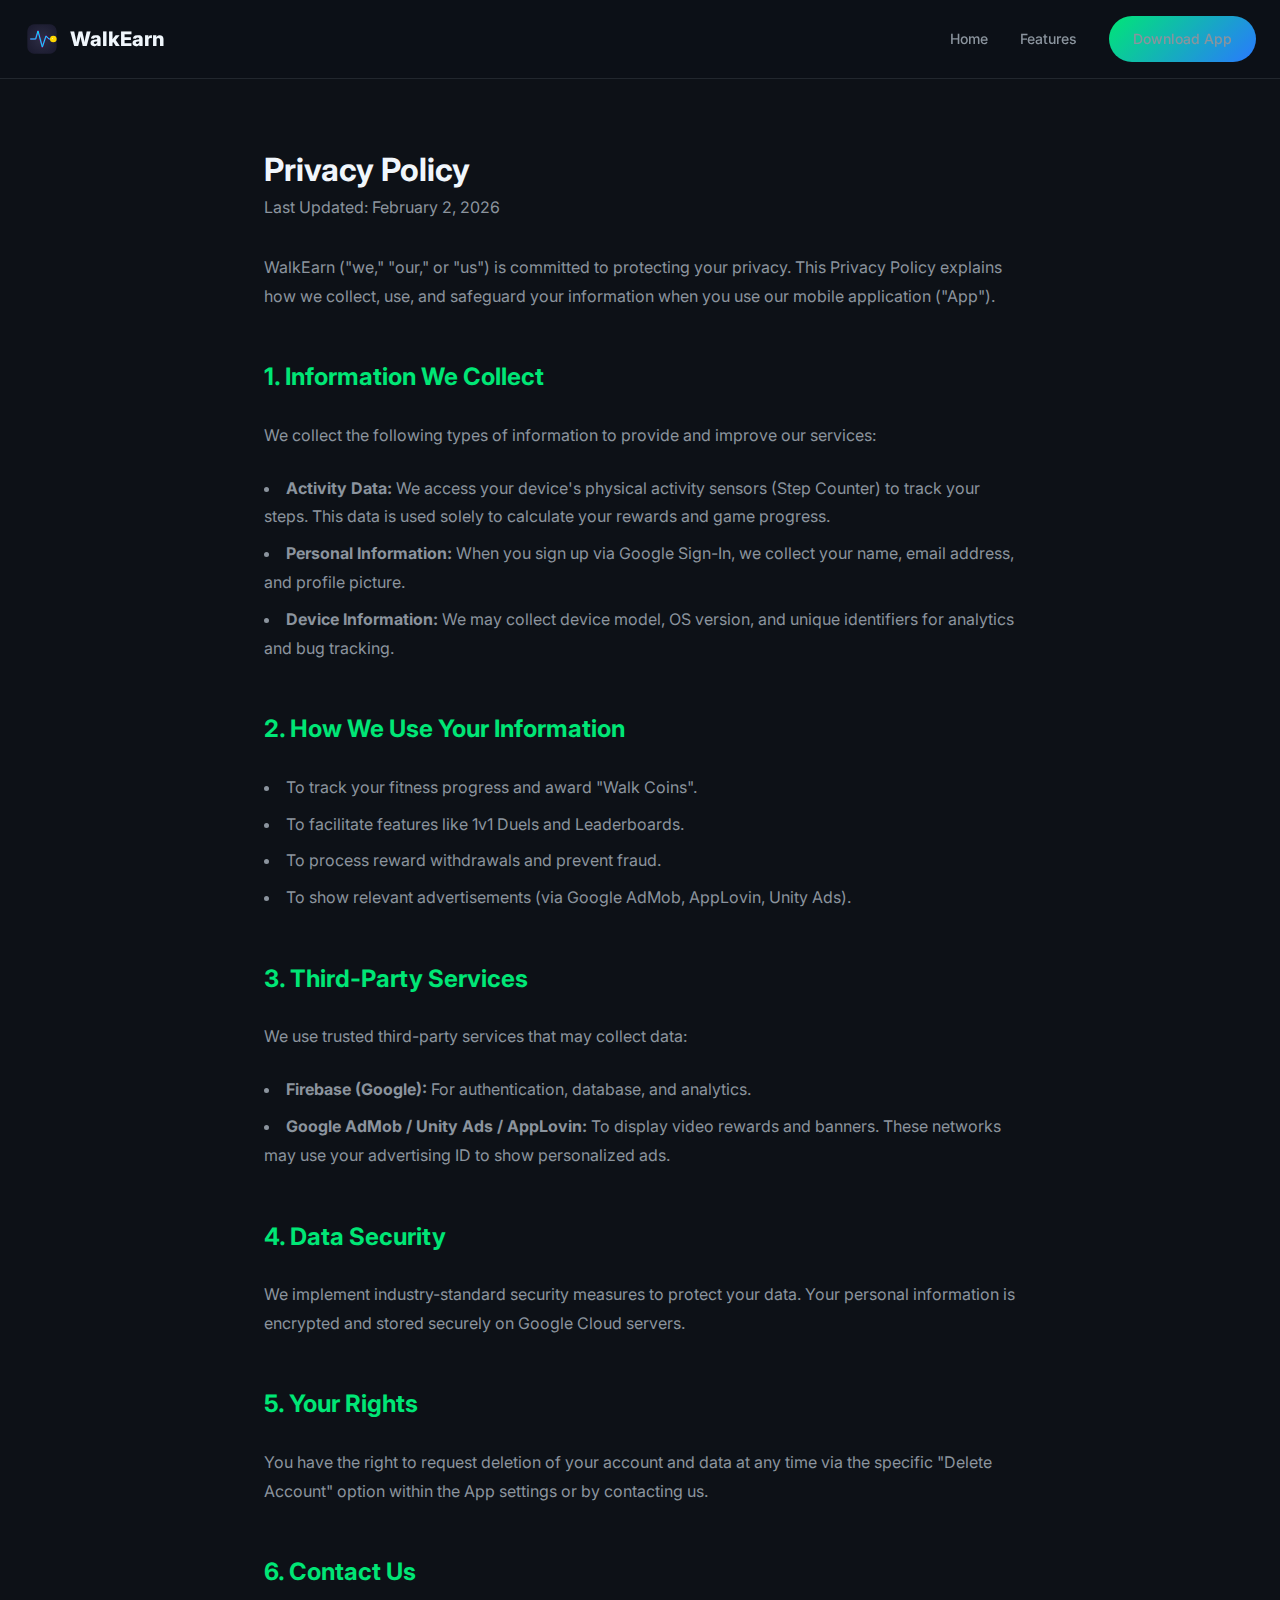
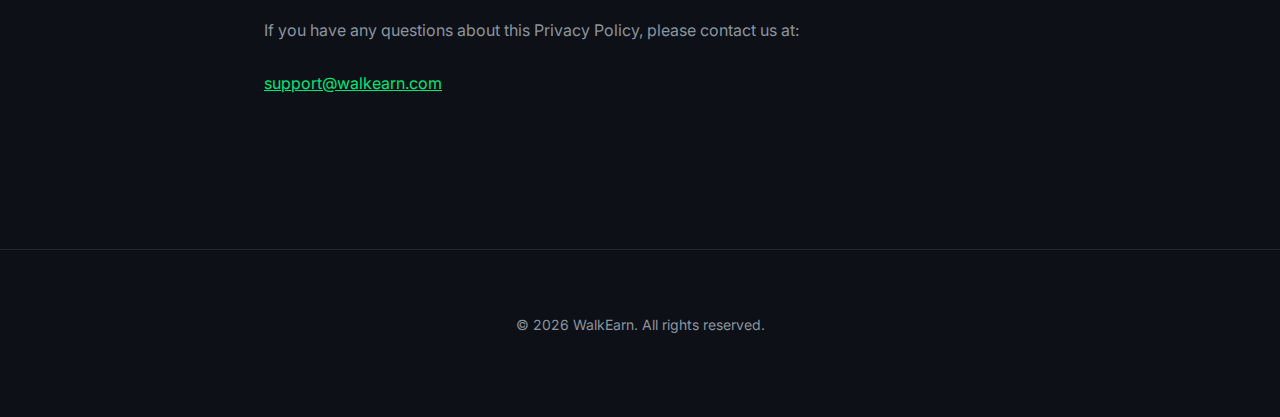
<file: privacy.html>
<!DOCTYPE html>
<html lang="en">

<head>
    <meta charset="UTF-8">
    <meta name="viewport" content="width=device-width, initial-scale=1.0">
    <title>Privacy Policy - WalkEarn</title>
    <link rel="stylesheet" href="style.css">
    <link href="https://fonts.googleapis.com/css2?family=Inter:wght@400;600;800&display=swap" rel="stylesheet">
</head>

<body>

    <!-- Navigation -->
    <header>
        <nav>
            <a href="index.html" class="logo">
                <img src="logo.svg" alt="WalkEarn Logo" class="logo-img">
                WalkEarn
            </a>
            <div class="nav-links">
                <a href="index.html">Home</a>
                <a href="index.html#features">Features</a>
                <a href="#" class="cta-button">Download App</a>
            </div>
        </nav>
    </header>

    <!-- Content -->
    <div class="policy-container">
        <h1>Privacy Policy</h1>
        <p style="color: var(--text-secondary); margin-bottom: 2rem;">Last Updated: February 2, 2026</p>

        <div class="policy-content">
            <p>WalkEarn ("we," "our," or "us") is committed to protecting your privacy. This Privacy Policy explains how
                we collect, use, and safeguard your information when you use our mobile application ("App").</p>

            <h2>1. Information We Collect</h2>
            <p>We collect the following types of information to provide and improve our services:</p>
            <ul>
                <li><strong>Activity Data:</strong> We access your device's physical activity sensors (Step Counter) to
                    track your steps. This data is used solely to calculate your rewards and game progress.</li>
                <li><strong>Personal Information:</strong> When you sign up via Google Sign-In, we collect your name,
                    email address, and profile picture.</li>
                <li><strong>Device Information:</strong> We may collect device model, OS version, and unique identifiers
                    for analytics and bug tracking.</li>
            </ul>

            <h2>2. How We Use Your Information</h2>
            <ul>
                <li>To track your fitness progress and award "Walk Coins".</li>
                <li>To facilitate features like 1v1 Duels and Leaderboards.</li>
                <li>To process reward withdrawals and prevent fraud.</li>
                <li>To show relevant advertisements (via Google AdMob, AppLovin, Unity Ads).</li>
            </ul>

            <h2>3. Third-Party Services</h2>
            <p>We use trusted third-party services that may collect data:</p>
            <ul>
                <li><strong>Firebase (Google):</strong> For authentication, database, and analytics.</li>
                <li><strong>Google AdMob / Unity Ads / AppLovin:</strong> To display video rewards and banners. These
                    networks may use your advertising ID to show personalized ads.</li>
            </ul>

            <h2>4. Data Security</h2>
            <p>We implement industry-standard security measures to protect your data. Your personal information is
                encrypted and stored securely on Google Cloud servers.</p>

            <h2>5. Your Rights</h2>
            <p>You have the right to request deletion of your account and data at any time via the specific "Delete
                Account" option within the App settings or by contacting us.</p>

            <h2>6. Contact Us</h2>
            <p>If you have any questions about this Privacy Policy, please contact us at:</p>
            <p><a href="mailto:support@walkearn.com" style="color: var(--accent-primary);">support@walkearn.com</a></p>
        </div>
    </div>

    <!-- Footer -->
    <footer>
        <p>&copy; 2026 WalkEarn. All rights reserved.</p>
    </footer>

</body>

</html>
</file>
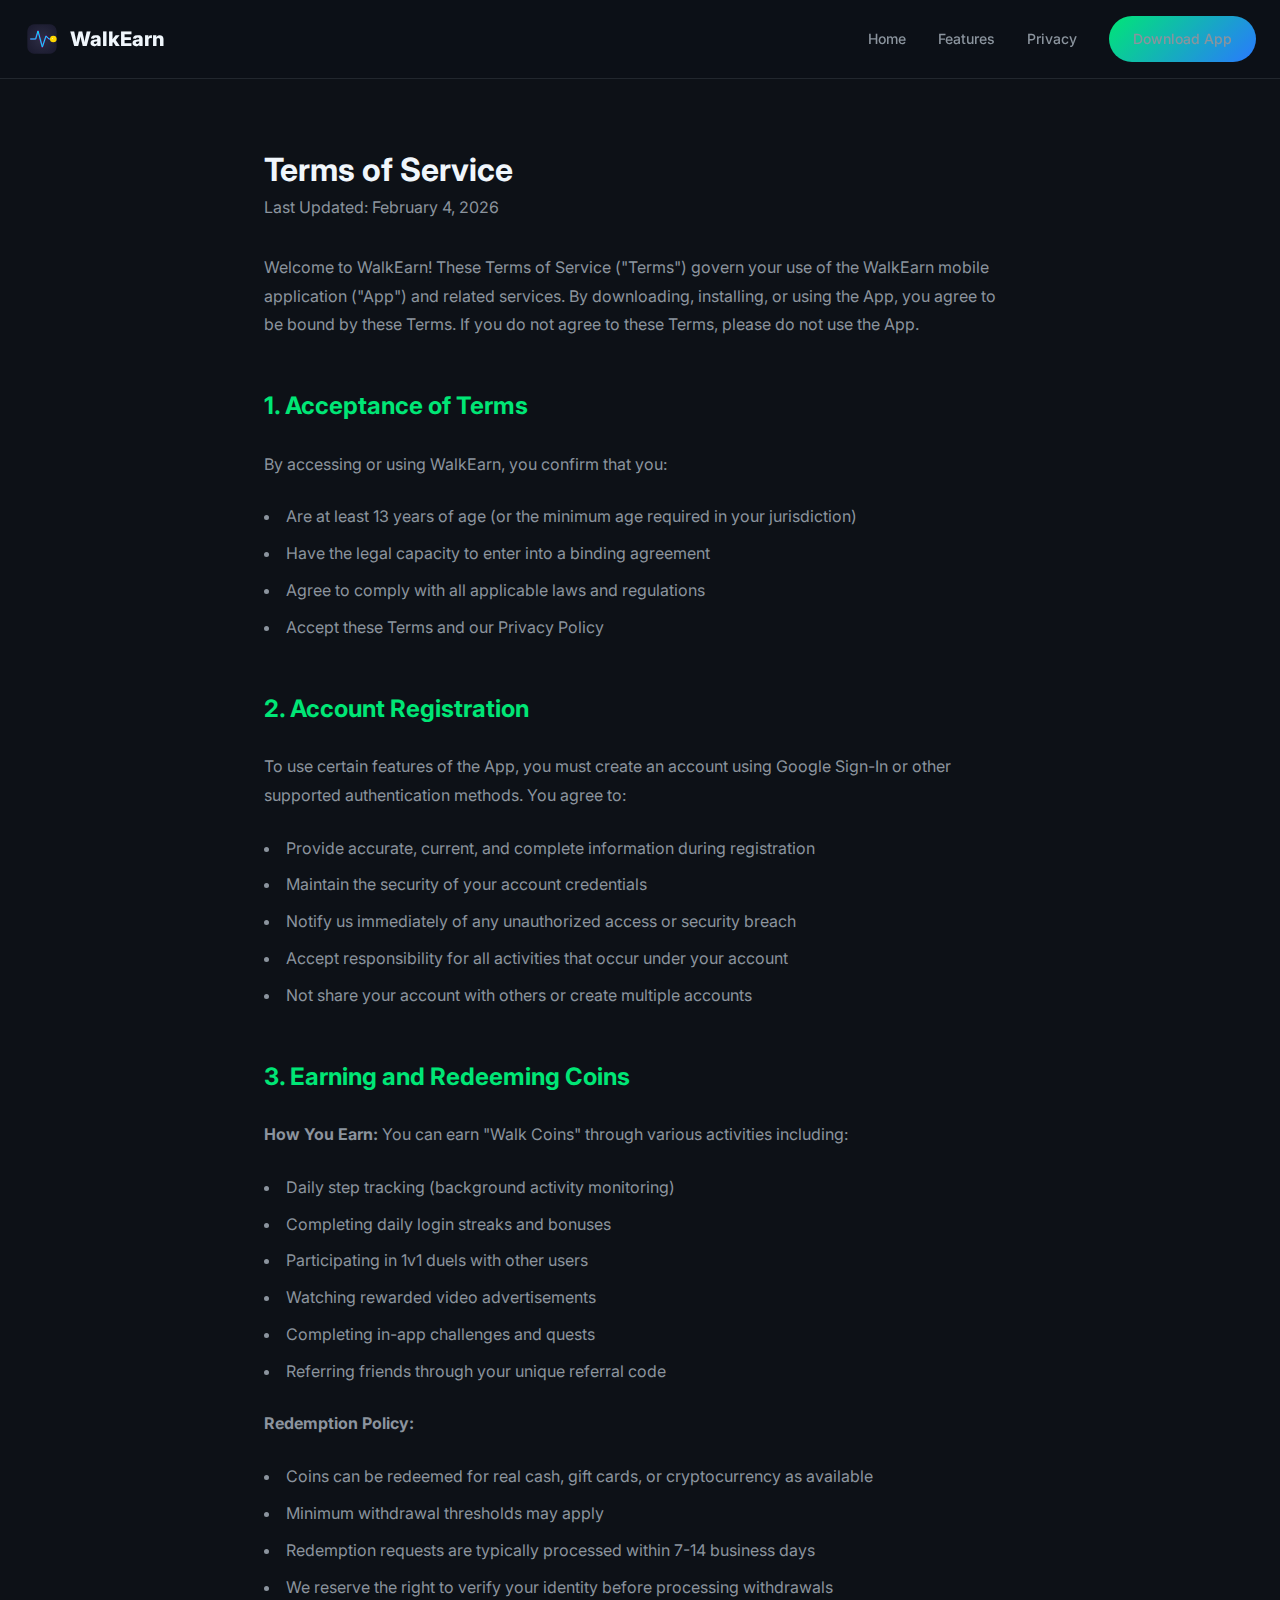
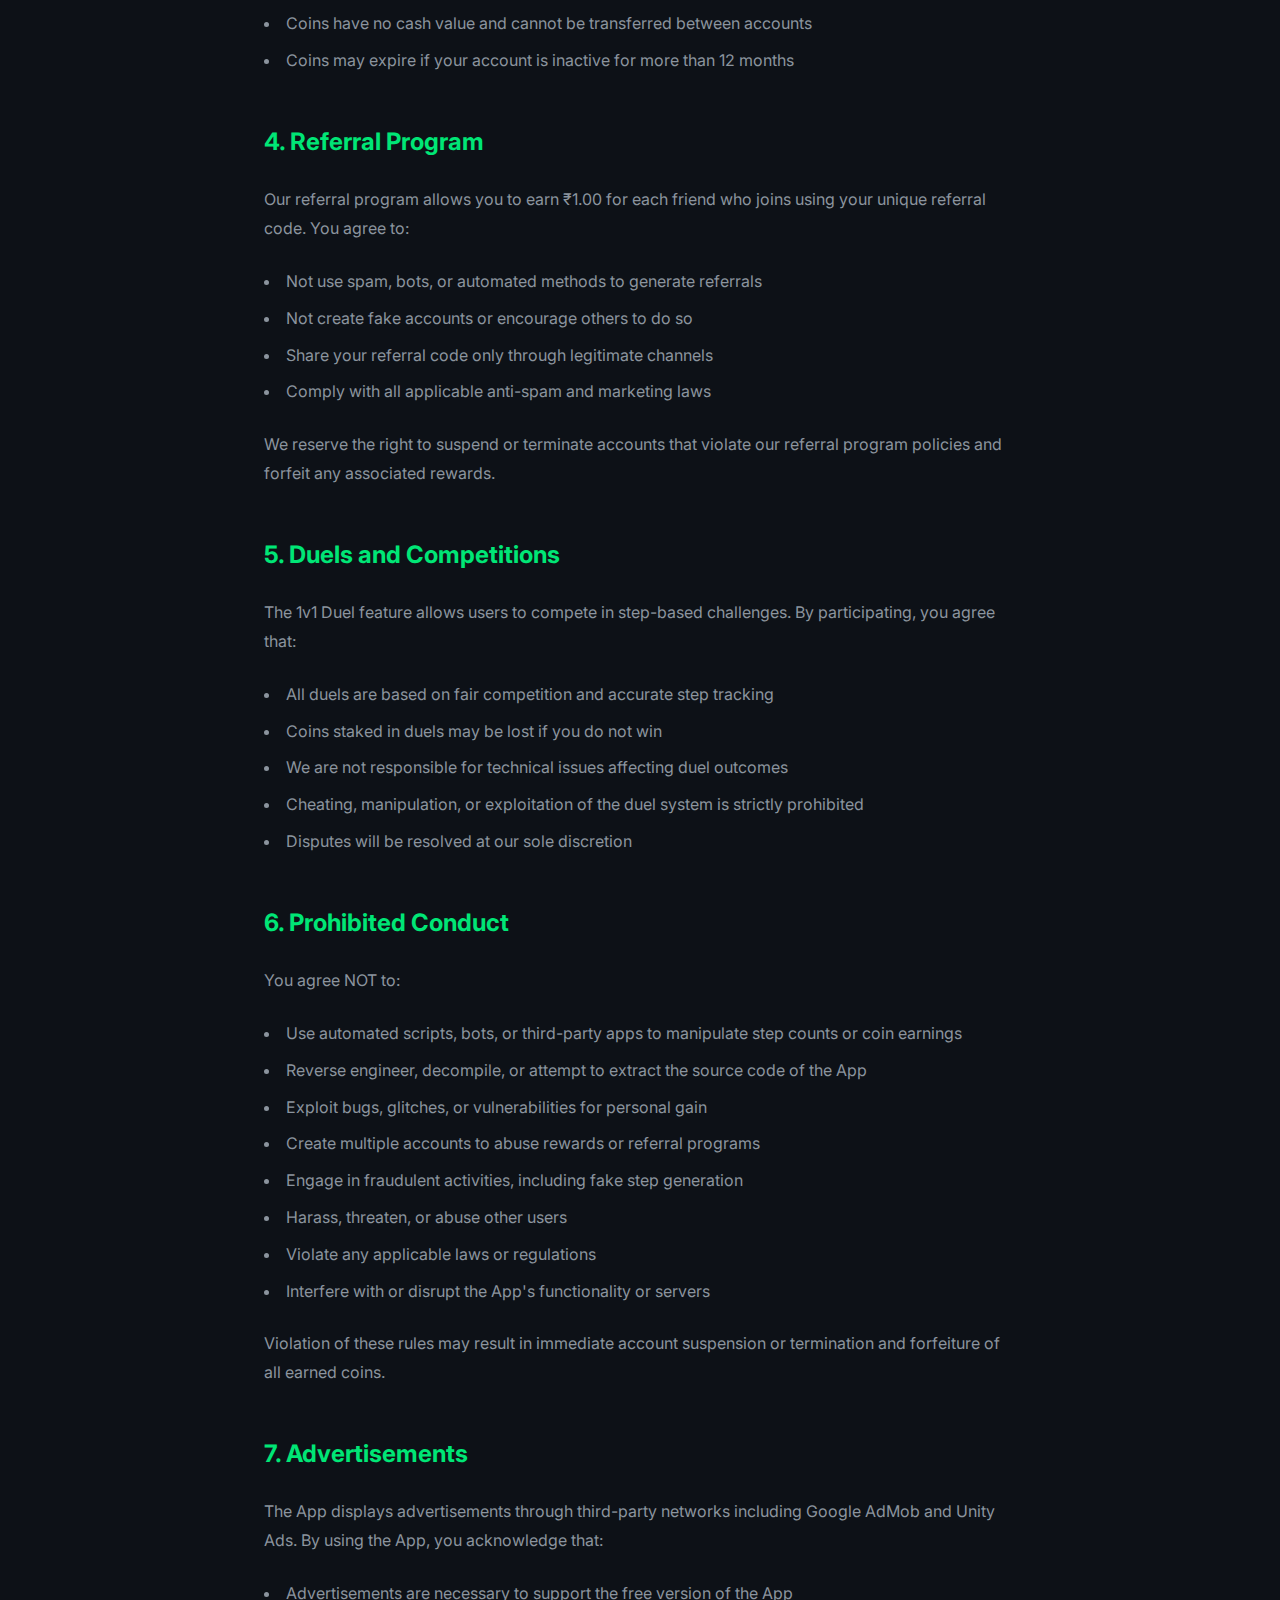
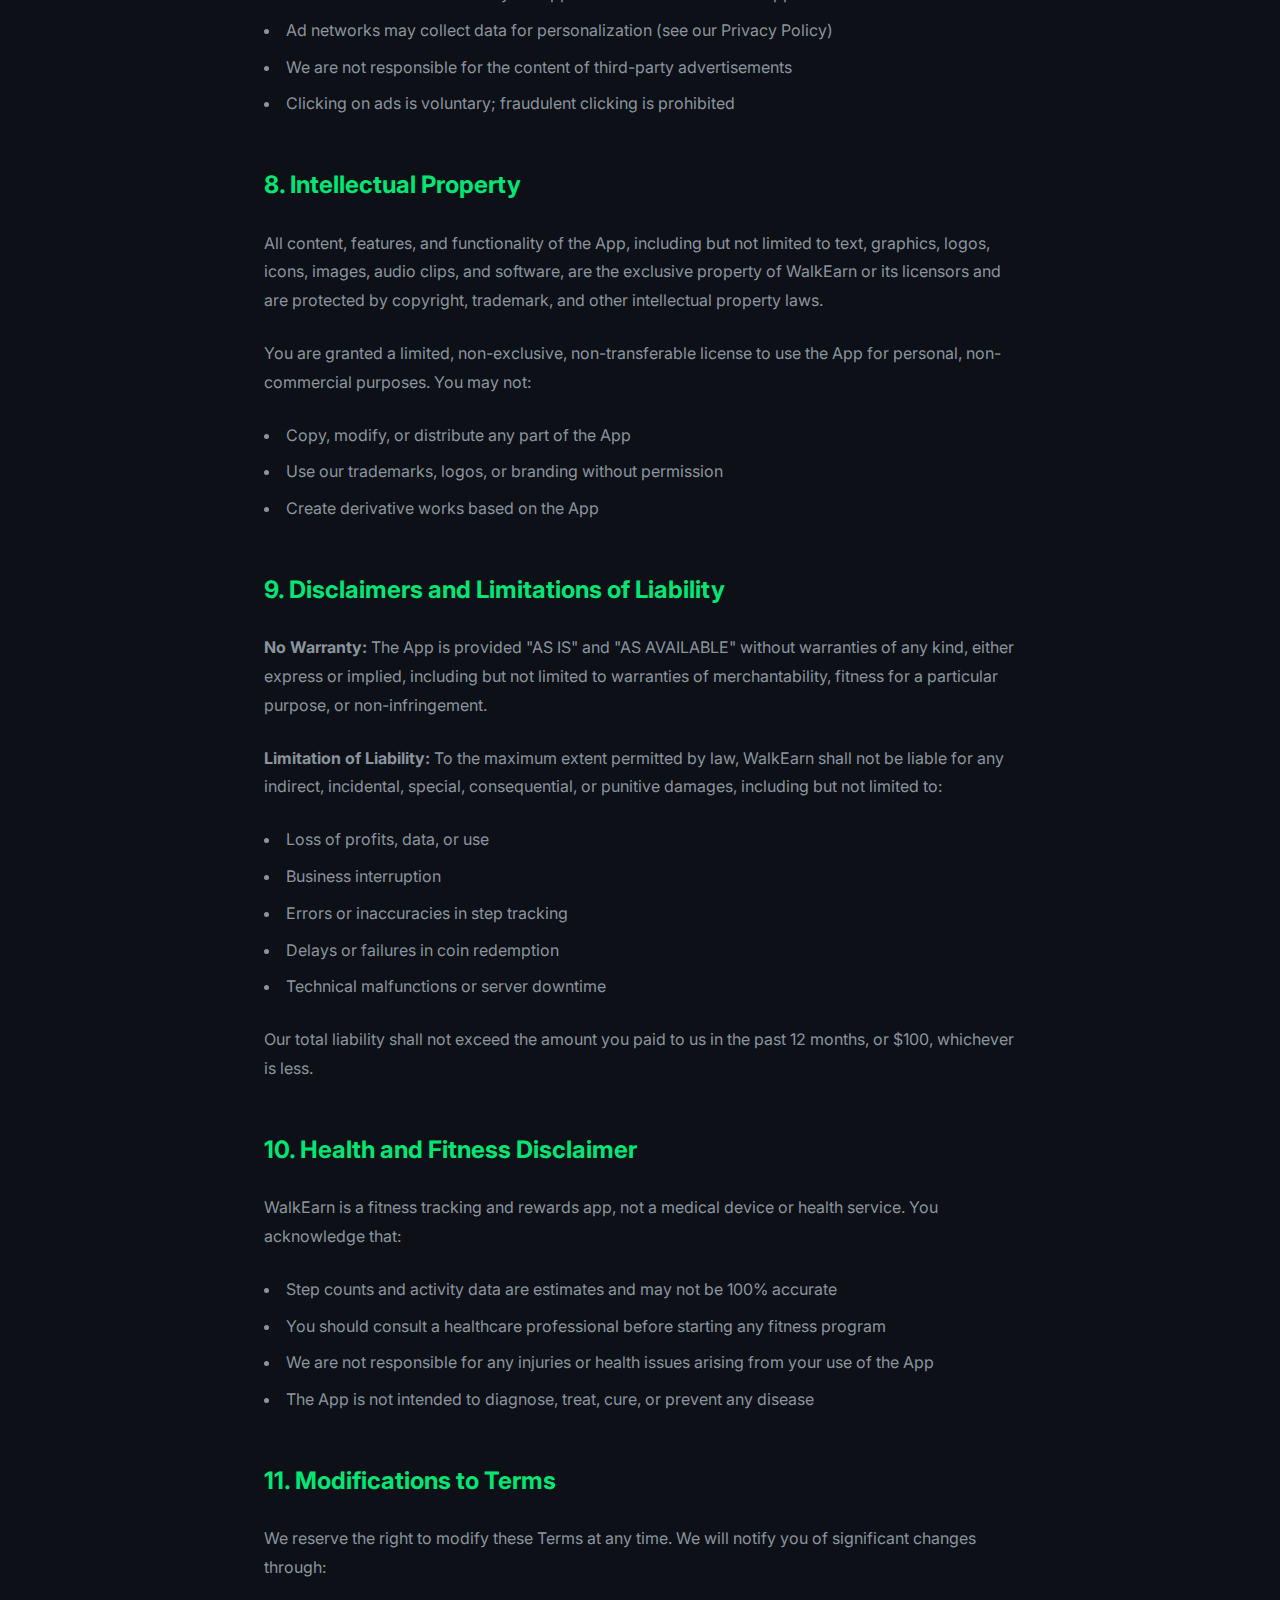
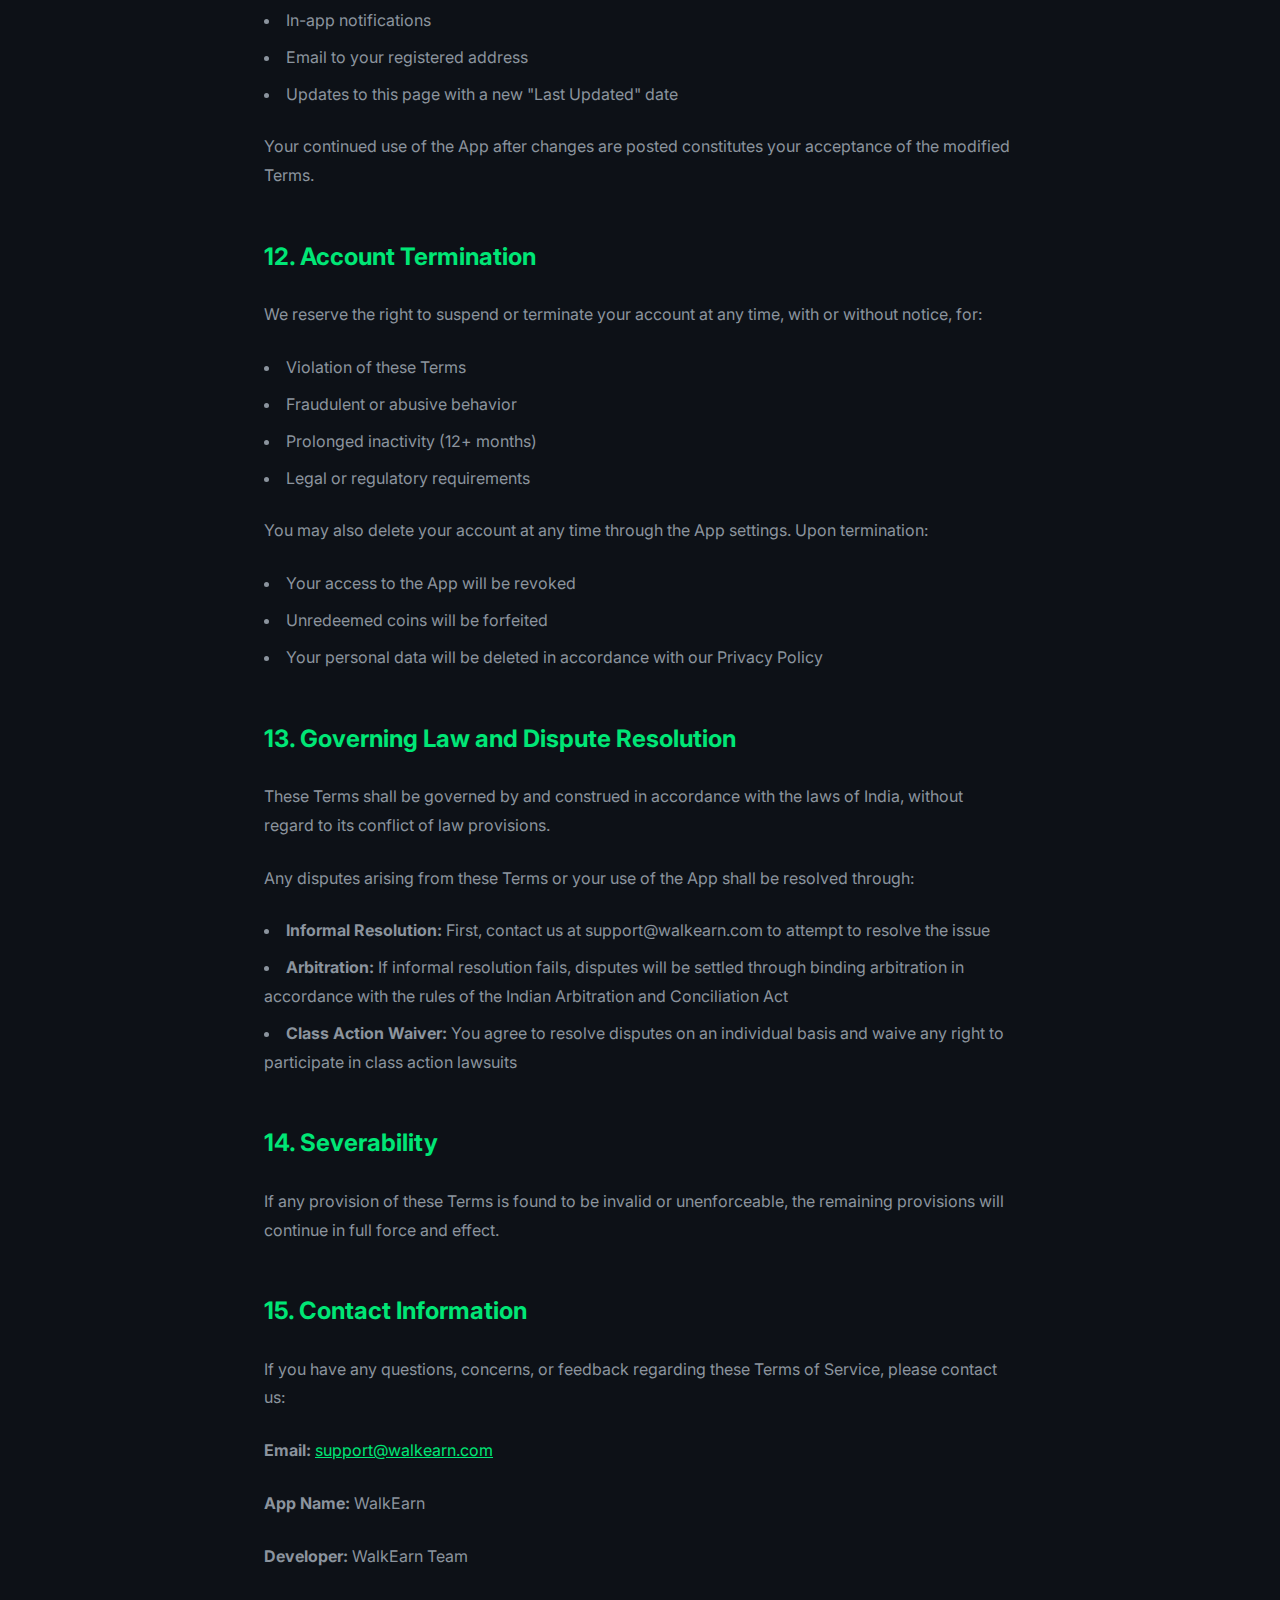
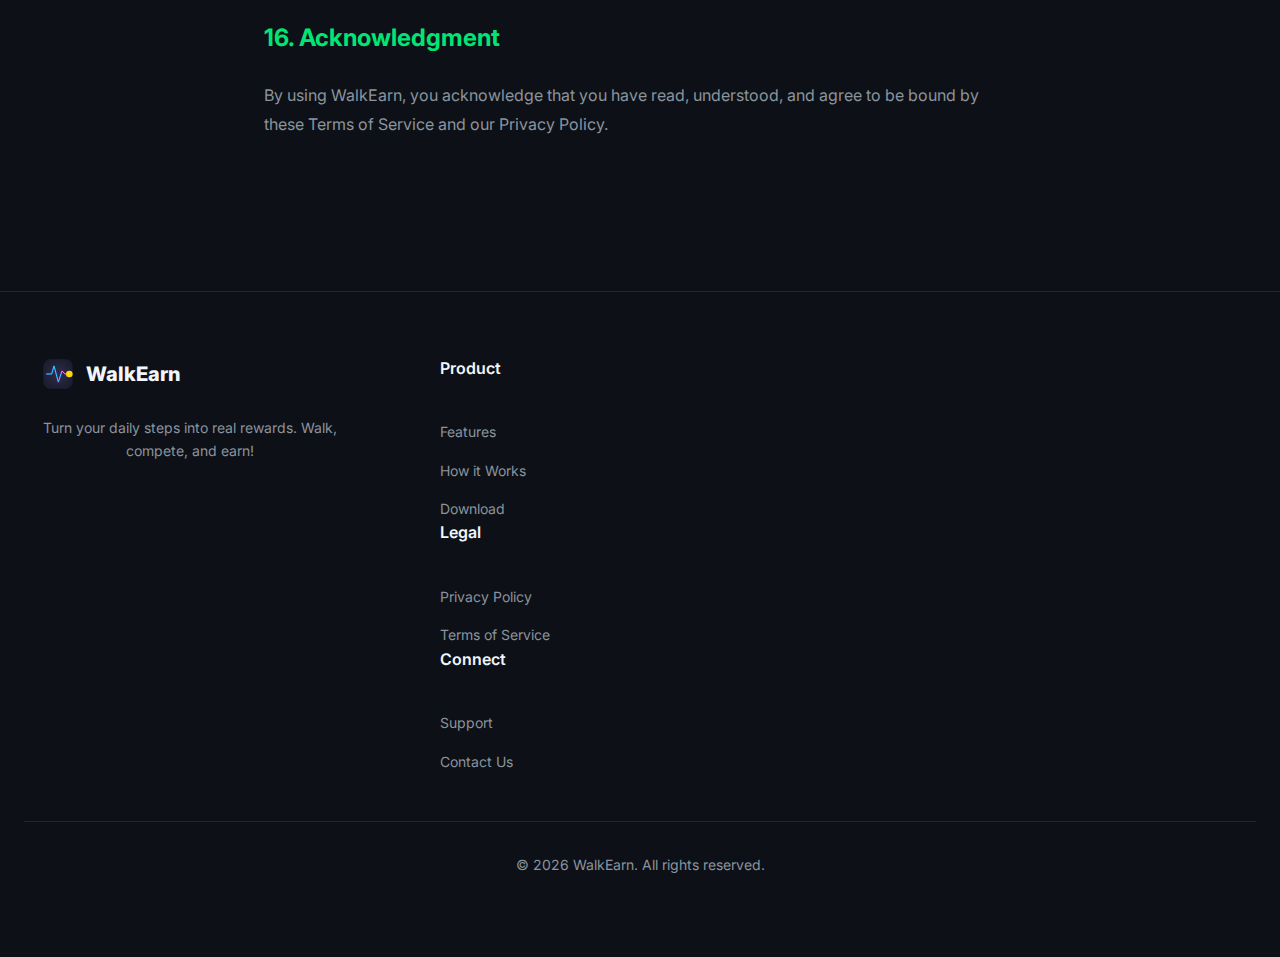
<file: terms.html>
<!DOCTYPE html>
<html lang="en">

<head>
    <meta charset="UTF-8">
    <meta name="viewport" content="width=device-width, initial-scale=1.0">
    <meta name="description"
        content="Terms of Service for WalkEarn - Read our terms and conditions for using the WalkEarn fitness rewards app.">
    <title>Terms of Service - WalkEarn</title>
    <link rel="stylesheet" href="style.css">
    <link href="https://fonts.googleapis.com/css2?family=Inter:wght@400;600;800&display=swap" rel="stylesheet">
    <link rel="icon" href="logo.svg" type="image/svg+xml">
</head>

<body>

    <!-- Navigation -->
    <header>
        <nav>
            <a href="index.html" class="logo">
                <img src="logo.svg" alt="WalkEarn Logo" class="logo-img">
                <span>WalkEarn</span>
            </a>
            <div class="nav-links">
                <a href="index.html">Home</a>
                <a href="index.html#features">Features</a>
                <a href="privacy.html">Privacy</a>
                <a href="#" class="cta-button">Download App</a>
            </div>
        </nav>
    </header>

    <!-- Content -->
    <div class="policy-container">
        <h1>Terms of Service</h1>
        <p style="color: var(--text-secondary); margin-bottom: 2rem;">Last Updated: February 4, 2026</p>

        <div class="policy-content">
            <p>Welcome to WalkEarn! These Terms of Service ("Terms") govern your use of the WalkEarn mobile application
                ("App") and related services. By downloading, installing, or using the App, you agree to be bound by
                these Terms. If you do not agree to these Terms, please do not use the App.</p>

            <h2>1. Acceptance of Terms</h2>
            <p>By accessing or using WalkEarn, you confirm that you:</p>
            <ul>
                <li>Are at least 13 years of age (or the minimum age required in your jurisdiction)</li>
                <li>Have the legal capacity to enter into a binding agreement</li>
                <li>Agree to comply with all applicable laws and regulations</li>
                <li>Accept these Terms and our Privacy Policy</li>
            </ul>

            <h2>2. Account Registration</h2>
            <p>To use certain features of the App, you must create an account using Google Sign-In or other supported
                authentication methods. You agree to:</p>
            <ul>
                <li>Provide accurate, current, and complete information during registration</li>
                <li>Maintain the security of your account credentials</li>
                <li>Notify us immediately of any unauthorized access or security breach</li>
                <li>Accept responsibility for all activities that occur under your account</li>
                <li>Not share your account with others or create multiple accounts</li>
            </ul>

            <h2>3. Earning and Redeeming Coins</h2>
            <p><strong>How You Earn:</strong> You can earn "Walk Coins" through various activities including:</p>
            <ul>
                <li>Daily step tracking (background activity monitoring)</li>
                <li>Completing daily login streaks and bonuses</li>
                <li>Participating in 1v1 duels with other users</li>
                <li>Watching rewarded video advertisements</li>
                <li>Completing in-app challenges and quests</li>
                <li>Referring friends through your unique referral code</li>
            </ul>

            <p><strong>Redemption Policy:</strong></p>
            <ul>
                <li>Coins can be redeemed for real cash, gift cards, or cryptocurrency as available</li>
                <li>Minimum withdrawal thresholds may apply</li>
                <li>Redemption requests are typically processed within 7-14 business days</li>
                <li>We reserve the right to verify your identity before processing withdrawals</li>
                <li>Coins have no cash value and cannot be transferred between accounts</li>
                <li>Coins may expire if your account is inactive for more than 12 months</li>
            </ul>

            <h2>4. Referral Program</h2>
            <p>Our referral program allows you to earn ₹1.00 for each friend who joins using your unique referral code.
                You agree to:</p>
            <ul>
                <li>Not use spam, bots, or automated methods to generate referrals</li>
                <li>Not create fake accounts or encourage others to do so</li>
                <li>Share your referral code only through legitimate channels</li>
                <li>Comply with all applicable anti-spam and marketing laws</li>
            </ul>
            <p>We reserve the right to suspend or terminate accounts that violate our referral program policies and
                forfeit any associated rewards.</p>

            <h2>5. Duels and Competitions</h2>
            <p>The 1v1 Duel feature allows users to compete in step-based challenges. By participating, you agree that:
            </p>
            <ul>
                <li>All duels are based on fair competition and accurate step tracking</li>
                <li>Coins staked in duels may be lost if you do not win</li>
                <li>We are not responsible for technical issues affecting duel outcomes</li>
                <li>Cheating, manipulation, or exploitation of the duel system is strictly prohibited</li>
                <li>Disputes will be resolved at our sole discretion</li>
            </ul>

            <h2>6. Prohibited Conduct</h2>
            <p>You agree NOT to:</p>
            <ul>
                <li>Use automated scripts, bots, or third-party apps to manipulate step counts or coin earnings</li>
                <li>Reverse engineer, decompile, or attempt to extract the source code of the App</li>
                <li>Exploit bugs, glitches, or vulnerabilities for personal gain</li>
                <li>Create multiple accounts to abuse rewards or referral programs</li>
                <li>Engage in fraudulent activities, including fake step generation</li>
                <li>Harass, threaten, or abuse other users</li>
                <li>Violate any applicable laws or regulations</li>
                <li>Interfere with or disrupt the App's functionality or servers</li>
            </ul>
            <p>Violation of these rules may result in immediate account suspension or termination and forfeiture of all
                earned coins.</p>

            <h2>7. Advertisements</h2>
            <p>The App displays advertisements through third-party networks including Google AdMob and Unity Ads. By
                using the App, you acknowledge that:</p>
            <ul>
                <li>Advertisements are necessary to support the free version of the App</li>
                <li>Ad networks may collect data for personalization (see our Privacy Policy)</li>
                <li>We are not responsible for the content of third-party advertisements</li>
                <li>Clicking on ads is voluntary; fraudulent clicking is prohibited</li>
            </ul>

            <h2>8. Intellectual Property</h2>
            <p>All content, features, and functionality of the App, including but not limited to text, graphics, logos,
                icons, images, audio clips, and software, are the exclusive property of WalkEarn or its licensors and
                are protected by copyright, trademark, and other intellectual property laws.</p>
            <p>You are granted a limited, non-exclusive, non-transferable license to use the App for personal,
                non-commercial purposes. You may not:</p>
            <ul>
                <li>Copy, modify, or distribute any part of the App</li>
                <li>Use our trademarks, logos, or branding without permission</li>
                <li>Create derivative works based on the App</li>
            </ul>

            <h2>9. Disclaimers and Limitations of Liability</h2>
            <p><strong>No Warranty:</strong> The App is provided "AS IS" and "AS AVAILABLE" without warranties of any
                kind, either express or implied, including but not limited to warranties of merchantability, fitness for
                a particular purpose, or non-infringement.</p>
            <p><strong>Limitation of Liability:</strong> To the maximum extent permitted by law, WalkEarn shall not be
                liable for any indirect, incidental, special, consequential, or punitive damages, including but not
                limited to:</p>
            <ul>
                <li>Loss of profits, data, or use</li>
                <li>Business interruption</li>
                <li>Errors or inaccuracies in step tracking</li>
                <li>Delays or failures in coin redemption</li>
                <li>Technical malfunctions or server downtime</li>
            </ul>
            <p>Our total liability shall not exceed the amount you paid to us in the past 12 months, or $100, whichever
                is less.</p>

            <h2>10. Health and Fitness Disclaimer</h2>
            <p>WalkEarn is a fitness tracking and rewards app, not a medical device or health service. You acknowledge
                that:</p>
            <ul>
                <li>Step counts and activity data are estimates and may not be 100% accurate</li>
                <li>You should consult a healthcare professional before starting any fitness program</li>
                <li>We are not responsible for any injuries or health issues arising from your use of the App</li>
                <li>The App is not intended to diagnose, treat, cure, or prevent any disease</li>
            </ul>

            <h2>11. Modifications to Terms</h2>
            <p>We reserve the right to modify these Terms at any time. We will notify you of significant changes
                through:</p>
            <ul>
                <li>In-app notifications</li>
                <li>Email to your registered address</li>
                <li>Updates to this page with a new "Last Updated" date</li>
            </ul>
            <p>Your continued use of the App after changes are posted constitutes your acceptance of the modified Terms.
            </p>

            <h2>12. Account Termination</h2>
            <p>We reserve the right to suspend or terminate your account at any time, with or without notice, for:</p>
            <ul>
                <li>Violation of these Terms</li>
                <li>Fraudulent or abusive behavior</li>
                <li>Prolonged inactivity (12+ months)</li>
                <li>Legal or regulatory requirements</li>
            </ul>
            <p>You may also delete your account at any time through the App settings. Upon termination:</p>
            <ul>
                <li>Your access to the App will be revoked</li>
                <li>Unredeemed coins will be forfeited</li>
                <li>Your personal data will be deleted in accordance with our Privacy Policy</li>
            </ul>

            <h2>13. Governing Law and Dispute Resolution</h2>
            <p>These Terms shall be governed by and construed in accordance with the laws of India, without regard to
                its conflict of law provisions.</p>
            <p>Any disputes arising from these Terms or your use of the App shall be resolved through:</p>
            <ul>
                <li><strong>Informal Resolution:</strong> First, contact us at support@walkearn.com to attempt to
                    resolve the issue</li>
                <li><strong>Arbitration:</strong> If informal resolution fails, disputes will be settled through binding
                    arbitration in accordance with the rules of the Indian Arbitration and Conciliation Act</li>
                <li><strong>Class Action Waiver:</strong> You agree to resolve disputes on an individual basis and waive
                    any right to participate in class action lawsuits</li>
            </ul>

            <h2>14. Severability</h2>
            <p>If any provision of these Terms is found to be invalid or unenforceable, the remaining provisions will
                continue in full force and effect.</p>

            <h2>15. Contact Information</h2>
            <p>If you have any questions, concerns, or feedback regarding these Terms of Service, please contact us:</p>
            <p><strong>Email:</strong> <a href="mailto:support@walkearn.com"
                    style="color: var(--accent-primary);">support@walkearn.com</a></p>
            <p><strong>App Name:</strong> WalkEarn</p>
            <p><strong>Developer:</strong> WalkEarn Team</p>

            <h2>16. Acknowledgment</h2>
            <p>By using WalkEarn, you acknowledge that you have read, understood, and agree to be bound by these Terms
                of Service and our Privacy Policy.</p>
        </div>
    </div>

    <!-- Footer -->
    <footer>
        <div class="footer-content">
            <div class="footer-brand">
                <a href="index.html" class="logo">
                    <img src="logo.svg" alt="WalkEarn Logo" class="logo-img">
                    <span>WalkEarn</span>
                </a>
                <p style="margin-top: 1rem; max-width: 300px;">Turn your daily steps into real rewards. Walk, compete,
                    and earn!</p>
            </div>

            <div class="footer-links">
                <div class="footer-column">
                    <h4>Product</h4>
                    <a href="index.html#features">Features</a>
                    <a href="index.html#how-it-works">How it Works</a>
                    <a href="index.html#download">Download</a>
                </div>

                <div class="footer-column">
                    <h4>Legal</h4>
                    <a href="privacy.html">Privacy Policy</a>
                    <a href="terms.html">Terms of Service</a>
                </div>

                <div class="footer-column">
                    <h4>Connect</h4>
                    <a href="mailto:support@walkearn.com">Support</a>
                    <a href="mailto:support@walkearn.com">Contact Us</a>
                </div>
            </div>
        </div>

        <p style="margin-top: 2rem; padding-top: 2rem; border-top: var(--glass-border);">
            &copy; 2026 WalkEarn. All rights reserved.
        </p>
    </footer>

</body>

</html>
</file>
<file: style.css>
/* ===================================
   MODERN RESPONSIVE DESIGN SYSTEM
   Mobile-First Approach
   =================================== */

/* CSS Variables */
:root {
    --bg-color: #0d1117;
    --card-bg: #161b22;
    --text-primary: #f0f6fc;
    --text-secondary: #8b949e;
    --accent-primary: #00E676;
    --accent-secondary: #FFD700;
    --gradient-hero: linear-gradient(135deg, #00E676 0%, #2979FF 100%);
    --glass-bg: rgba(22, 27, 34, 0.7);
    --glass-border: 1px solid rgba(240, 246, 252, 0.1);

    /* Responsive Spacing */
    --spacing-xs: 0.5rem;
    --spacing-sm: 1rem;
    --spacing-md: 1.5rem;
    --spacing-lg: 2rem;
    --spacing-xl: 3rem;
    --spacing-2xl: 4rem;

    /* Responsive Font Sizes */
    --font-xs: 0.75rem;
    --font-sm: 0.875rem;
    --font-base: 1rem;
    --font-lg: 1.125rem;
    --font-xl: 1.25rem;
    --font-2xl: 1.5rem;
    --font-3xl: 2rem;
    --font-4xl: 2.5rem;
    --font-5xl: 3rem;
}

/* ===================================
   BASE STYLES
   =================================== */

* {
    margin: 0;
    padding: 0;
    box-sizing: border-box;
}

html {
    scroll-behavior: smooth;
}

body {
    background-color: var(--bg-color);
    color: var(--text-primary);
    font-family: 'Inter', system-ui, -apple-system, BlinkMacSystemFont, 'Segoe UI', sans-serif;
    line-height: 1.6;
    overflow-x: hidden;
    font-size: var(--font-base);
}

/* ===================================
   HEADER & NAVIGATION
   =================================== */

header {
    position: fixed;
    top: 0;
    width: 100%;
    z-index: 1000;
    backdrop-filter: blur(10px);
    background: rgba(13, 17, 23, 0.95);
    border-bottom: var(--glass-border);
}

nav {
    max-width: 1400px;
    margin: 0 auto;
    padding: var(--spacing-sm) var(--spacing-md);
    display: flex;
    justify-content: space-between;
    align-items: center;
    gap: var(--spacing-md);
}

.logo {
    display: flex;
    align-items: center;
    gap: 0.625rem;
    font-size: var(--font-xl);
    font-weight: 800;
    color: var(--text-primary);
    text-decoration: none;
    flex-shrink: 0;
}

.logo-img {
    height: 36px;
    width: 36px;
    border-radius: 50%;
    object-fit: cover;
}

.nav-links {
    display: flex;
    gap: var(--spacing-lg);
    align-items: center;
}

.nav-links a {
    color: var(--text-secondary);
    text-decoration: none;
    transition: color 0.3s;
    font-weight: 500;
    font-size: var(--font-sm);
    white-space: nowrap;
}

.nav-links a:hover {
    color: var(--accent-primary);
}

/* Mobile Menu Toggle (Hidden by default) */
.menu-toggle {
    display: none;
    flex-direction: column;
    gap: 4px;
    cursor: pointer;
    padding: 8px;
    background: none;
    border: none;
}

.menu-toggle span {
    width: 24px;
    height: 3px;
    background: var(--text-primary);
    border-radius: 2px;
    transition: all 0.3s;
}

.menu-toggle.active span:nth-child(1) {
    transform: rotate(45deg) translate(5px, 5px);
}

.menu-toggle.active span:nth-child(2) {
    opacity: 0;
}

.menu-toggle.active span:nth-child(3) {
    transform: rotate(-45deg) translate(7px, -7px);
}

.cta-button {
    background: var(--gradient-hero);
    color: white;
    padding: 0.75rem 1.5rem;
    border-radius: 50px;
    text-decoration: none;
    font-weight: 600;
    transition: transform 0.2s, box-shadow 0.2s;
    display: inline-block;
    font-size: var(--font-sm);
    white-space: nowrap;
}

.cta-button:hover {
    transform: translateY(-2px);
    box-shadow: 0 4px 20px rgba(0, 230, 118, 0.4);
}

/* ===================================
   HERO SECTION
   =================================== */

.hero {
    padding: calc(80px + var(--spacing-2xl)) var(--spacing-md) var(--spacing-2xl);
    text-align: center;
    max-width: 1000px;
    margin: 0 auto;
    background: radial-gradient(circle at 50% 20%, rgba(0, 230, 118, 0.1) 0%, transparent 50%);
}

.hero h1 {
    font-size: clamp(2rem, 5vw, 3.5rem);
    margin-bottom: var(--spacing-md);
    line-height: 1.2;
    font-weight: 800;
}

.hero h1 span {
    background: var(--gradient-hero);
    -webkit-background-clip: text;
    -webkit-text-fill-color: transparent;
    background-clip: text;
}

.hero p {
    font-size: clamp(1rem, 2vw, 1.25rem);
    color: var(--text-secondary);
    max-width: 600px;
    margin: 0 auto var(--spacing-xl);
    line-height: 1.7;
}

.hero-actions {
    display: flex;
    justify-content: center;
    align-items: center;
    gap: 2rem;
    flex-wrap: wrap;
    margin-top: var(--spacing-lg);
}

.qr-container {
    background: var(--card-bg);
    padding: 0.75rem;
    border-radius: 16px;
    border: var(--glass-border);
    display: flex;
    flex-direction: column;
    align-items: center;
    gap: 0.5rem;
    box-shadow: 0 10px 30px rgba(0, 0, 0, 0.3);
    transition: transform 0.3s;
}

.qr-container:hover {
    transform: translateY(-5px);
    border-color: var(--accent-primary);
}

.qr-code {
    width: 100px;
    height: 100px;
    border-radius: 8px;
    background: white;
    padding: 5px;
}

.qr-container span {
    font-size: var(--font-xs);
    font-weight: 600;
    color: var(--text-secondary);
}

@media (max-width: 480px) {
    .qr-container {
        display: none;
        /* Hide QR on mobile since they already are on mobile */
    }
}

.hero .cta-button {
    font-size: var(--font-base);
    padding: 1rem 2rem;
}

/* ===================================
   STATS SECTION
   =================================== */

.stats-section {
    padding: var(--spacing-2xl) var(--spacing-md);
    max-width: 1200px;
    margin: 0 auto;
}

.stats-container {
    display: grid;
    grid-template-columns: repeat(auto-fit, minmax(200px, 1fr));
    gap: var(--spacing-lg);
    text-align: center;
}

.stat-item {
    padding: var(--spacing-lg);
    background: var(--card-bg);
    border: var(--glass-border);
    border-radius: 16px;
    transition: transform 0.3s, border-color 0.3s;
}

.stat-item:hover {
    transform: translateY(-5px);
    border-color: var(--accent-primary);
}

.stat-number {
    font-size: clamp(2rem, 4vw, 3rem);
    font-weight: 800;
    background: var(--gradient-hero);
    -webkit-background-clip: text;
    -webkit-text-fill-color: transparent;
    background-clip: text;
    margin-bottom: var(--spacing-xs);
}

.stat-label {
    color: var(--text-secondary);
    font-size: var(--font-sm);
    font-weight: 500;
}

/* ===================================
   FEATURES SECTION
   =================================== */

.features {
    padding: var(--spacing-2xl) var(--spacing-md);
    max-width: 1400px;
    margin: 0 auto;
    display: grid;
    grid-template-columns: repeat(auto-fit, minmax(280px, 1fr));
    gap: var(--spacing-lg);
}

.feature-card {
    background: var(--card-bg);
    border: var(--glass-border);
    padding: var(--spacing-xl);
    border-radius: 20px;
    transition: transform 0.3s, border-color 0.3s, box-shadow 0.3s;
}

.feature-card:hover {
    transform: translateY(-8px);
    border-color: var(--accent-primary);
    box-shadow: 0 10px 30px rgba(0, 230, 118, 0.2);
}

.icon {
    font-size: clamp(2rem, 4vw, 2.5rem);
    margin-bottom: var(--spacing-md);
    display: block;
}

.feature-card h3 {
    font-size: var(--font-xl);
    margin-bottom: var(--spacing-sm);
    color: var(--text-primary);
}

.feature-card p {
    color: var(--text-secondary);
    font-size: var(--font-sm);
    line-height: 1.7;
}

/* ===================================
   HOW IT WORKS SECTION
   =================================== */

.how-it-works {
    padding: var(--spacing-2xl) var(--spacing-md);
    max-width: 1000px;
    margin: 0 auto;
    text-align: center;
}

.how-it-works h2 {
    font-size: clamp(2rem, 4vw, 2.5rem);
    margin-bottom: var(--spacing-xl);
    background: var(--gradient-hero);
    -webkit-background-clip: text;
    -webkit-text-fill-color: transparent;
    background-clip: text;
    font-weight: 800;
}

.steps-container {
    display: flex;
    flex-direction: column;
    gap: var(--spacing-lg);
}

.step-card {
    background: var(--card-bg);
    border: var(--glass-border);
    padding: var(--spacing-lg);
    border-radius: 20px;
    display: flex;
    align-items: center;
    gap: var(--spacing-lg);
    text-align: left;
    transition: transform 0.3s, border-color 0.3s;
}

.step-card:hover {
    transform: translateX(10px);
    border-color: var(--accent-secondary);
}

.step-number {
    font-size: clamp(1.5rem, 3vw, 2rem);
    font-weight: 800;
    color: var(--bg-color);
    background: var(--accent-secondary);
    width: 60px;
    height: 60px;
    border-radius: 50%;
    display: flex;
    align-items: center;
    justify-content: center;
    flex-shrink: 0;
}

.step-content h3 {
    color: var(--text-primary);
    margin-bottom: var(--spacing-xs);
    font-size: var(--font-lg);
}

.step-content p {
    color: var(--text-secondary);
    font-size: var(--font-sm);
    line-height: 1.7;
}

/* ===================================
   PRIVACY POLICY PAGE
   =================================== */

.policy-container {
    padding: calc(80px + var(--spacing-2xl)) var(--spacing-md) var(--spacing-2xl);
    max-width: 800px;
    margin: 0 auto;
}

.policy-content h1 {
    font-size: clamp(2rem, 4vw, 2.5rem);
    margin-bottom: var(--spacing-lg);
    color: var(--text-primary);
}

.policy-content h2 {
    color: var(--accent-primary);
    margin-top: var(--spacing-xl);
    margin-bottom: var(--spacing-md);
    font-size: var(--font-2xl);
}

.policy-content p {
    color: var(--text-secondary);
    margin-bottom: var(--spacing-md);
    line-height: 1.8;
}

.policy-content ul {
    list-style-position: inside;
    color: var(--text-secondary);
    margin-bottom: var(--spacing-md);
    line-height: 1.8;
}

.policy-content ul li {
    margin-bottom: var(--spacing-xs);
}

/* ===================================
   FOOTER
   =================================== */

footer {
    border-top: var(--glass-border);
    padding: var(--spacing-2xl) var(--spacing-md);
    margin-top: var(--spacing-2xl);
    color: var(--text-secondary);
}

.footer-content {
    max-width: 1200px;
    margin: 0 auto;
    display: grid;
    grid-template-columns: 1.5fr 1fr 1fr 1fr;
    gap: var(--spacing-xl);
    margin-bottom: var(--spacing-xl);
}

.footer-brand .logo {
    margin-bottom: var(--spacing-md);
}

.footer-brand p {
    color: var(--text-secondary);
    font-size: var(--font-sm);
    line-height: 1.7;
}

.footer-column h4 {
    color: var(--text-primary);
    font-size: var(--font-base);
    margin-bottom: var(--spacing-md);
    font-weight: 600;
}

.footer-column {
    display: flex;
    flex-direction: column;
    gap: var(--spacing-sm);
}

.footer-column a {
    color: var(--text-secondary);
    text-decoration: none;
    font-size: var(--font-sm);
    transition: color 0.2s, transform 0.2s;
    display: inline-block;
}

.footer-column a:hover {
    color: var(--accent-primary);
    transform: translateX(5px);
}

footer p {
    margin-bottom: var(--spacing-sm);
    font-size: var(--font-sm);
    text-align: center;
}

.social-links {
    margin: var(--spacing-lg) 0;
    display: flex;
    justify-content: center;
    gap: var(--spacing-md);
}

.social-links a {
    color: var(--text-primary);
    font-size: var(--font-2xl);
    text-decoration: none;
    transition: transform 0.2s, color 0.2s;
}

.social-links a:hover {
    transform: scale(1.2);
    color: var(--accent-primary);
}

footer a {
    color: var(--text-secondary);
    text-decoration: none;
    transition: color 0.2s;
}

footer a:hover {
    color: var(--accent-primary);
}

/* ===================================
   TESTIMONIALS SECTION
   =================================== */

.testimonials {
    padding: var(--spacing-2xl) var(--spacing-md);
    max-width: 1200px;
    margin: 0 auto;
    text-align: center;
}

.testimonials h2 {
    font-size: clamp(2rem, 4vw, 2.5rem);
    margin-bottom: var(--spacing-xl);
    background: var(--gradient-hero);
    -webkit-background-clip: text;
    -webkit-text-fill-color: transparent;
    background-clip: text;
    font-weight: 800;
}

.testimonials-grid {
    display: grid;
    grid-template-columns: repeat(auto-fit, minmax(300px, 1fr));
    gap: var(--spacing-lg);
}

.testimonial-card {
    background: var(--card-bg);
    border: var(--glass-border);
    padding: var(--spacing-xl);
    border-radius: 20px;
    text-align: left;
    position: relative;
    transition: transform 0.3s;
}

.testimonial-card:hover {
    transform: translateY(-5px);
    border-color: var(--accent-primary);
}

.testimonial-card .quote {
    font-style: italic;
    color: var(--text-primary);
    margin-bottom: var(--spacing-lg);
    font-size: var(--font-sm);
    line-height: 1.8;
}

.testimonial-card .user-info {
    display: flex;
    align-items: center;
    gap: var(--spacing-sm);
}

.testimonial-card .avatar {
    font-size: 2rem;
    background: rgba(255, 255, 255, 0.05);
    width: 50px;
    height: 50px;
    border-radius: 50%;
    display: flex;
    align-items: center;
    justify-content: center;
}

.testimonial-card .name {
    font-weight: 700;
    font-size: var(--font-base);
}

.testimonial-card .location {
    color: var(--text-secondary);
    font-size: var(--font-xs);
}

/* ===================================
   FAQ SECTION
   =================================== */

.faq {
    padding: var(--spacing-2xl) var(--spacing-md);
    max-width: 800px;
    margin: 0 auto;
    text-align: center;
}

.faq h2 {
    font-size: clamp(2rem, 4vw, 2.5rem);
    margin-bottom: var(--spacing-xl);
    color: var(--text-primary);
}

.faq-container {
    text-align: left;
}

.faq-item {
    background: var(--card-bg);
    border: var(--glass-border);
    border-radius: 12px;
    margin-bottom: var(--spacing-sm);
    overflow: hidden;
}

.faq-question {
    width: 100%;
    padding: var(--spacing-md) var(--spacing-lg);
    background: none;
    border: none;
    color: var(--text-primary);
    font-size: var(--font-base);
    font-weight: 600;
    text-align: left;
    cursor: pointer;
    display: flex;
    justify-content: space-between;
    align-items: center;
    transition: background 0.3s;
}

.faq-question:hover {
    background: rgba(255, 255, 255, 0.03);
}

.faq-question span {
    font-size: 1.5rem;
    transition: transform 0.3s;
}

.faq-item.active .faq-question span {
    transform: rotate(45deg);
}

.faq-answer {
    max-height: 0;
    overflow: hidden;
    transition: max-height 0.3s ease-out, padding 0.3s;
    background: rgba(0, 0, 0, 0.1);
}

.faq-item.active .faq-answer {
    max-height: 200px;
    padding: 0 var(--spacing-lg) var(--spacing-md);
}

.faq-answer p {
    color: var(--text-secondary);
    font-size: var(--font-sm);
    line-height: 1.6;
}

/* ===================================
   RESPONSIVE BREAKPOINTS
   =================================== */

/* Mobile Phones (Portrait) - 320px to 480px */
@media (max-width: 480px) {
    nav {
        padding: var(--spacing-sm);
    }

    .logo {
        font-size: var(--font-lg);
    }

    .logo-img {
        height: 32px;
        width: 32px;
    }

    /* Mobile Menu Dropdown */
    .nav-links {
        position: absolute;
        top: 100%;
        left: 0;
        right: 0;
        background: rgba(13, 17, 23, 0.98);
        backdrop-filter: blur(20px);
        flex-direction: column;
        padding: var(--spacing-md);
        gap: var(--spacing-md);
        border-bottom: var(--glass-border);
        transform: translateY(-100%);
        opacity: 0;
        pointer-events: none;
        transition: transform 0.3s ease, opacity 0.3s ease;
    }

    .nav-links.active {
        transform: translateY(0);
        opacity: 1;
        pointer-events: all;
    }

    .nav-links a {
        font-size: var(--font-base);
        padding: var(--spacing-sm);
        border-radius: 8px;
        transition: background 0.2s;
    }

    .nav-links a:hover {
        background: var(--card-bg);
    }

    .menu-toggle {
        display: flex;
    }

    nav .cta-button {
        padding: 0.6rem 1rem;
        font-size: var(--font-xs);
    }

    .hero {
        padding: calc(60px + var(--spacing-lg)) var(--spacing-sm) var(--spacing-lg);
    }

    .hero h1 br {
        display: none;
    }

    .hero p {
        font-size: var(--font-sm);
    }

    .features {
        grid-template-columns: 1fr;
        padding: var(--spacing-lg) var(--spacing-sm);
        gap: var(--spacing-md);
    }

    .feature-card {
        padding: var(--spacing-lg);
    }

    .stats-container {
        grid-template-columns: repeat(2, 1fr);
        gap: var(--spacing-md);
    }

    .step-card {
        flex-direction: column;
        text-align: center;
        padding: var(--spacing-md);
    }

    .step-card:hover {
        transform: translateY(-5px);
    }

    .step-number {
        width: 50px;
        height: 50px;
    }

    .cta-button {
        padding: 0.75rem 1.25rem;
        font-size: var(--font-sm);
    }

    /* Footer Mobile */
    .footer-content {
        grid-template-columns: 1fr;
        gap: var(--spacing-lg);
        text-align: center;
    }

    .footer-brand p {
        max-width: 100%;
    }

    .footer-column a:hover {
        transform: none;
    }
}

/* Mobile Phones (Landscape) & Small Tablets - 481px to 768px */
@media (min-width: 481px) and (max-width: 768px) {
    .nav-links {
        gap: var(--spacing-sm);
    }

    .nav-links a {
        font-size: var(--font-xs);
    }

    nav .cta-button {
        padding: 0.6rem 1rem;
        font-size: var(--font-xs);
    }

    .features {
        grid-template-columns: repeat(2, 1fr);
        gap: var(--spacing-md);
    }

    .stats-container {
        grid-template-columns: repeat(2, 1fr);
    }

    .step-card {
        padding: var(--spacing-lg);
    }

    .footer-content {
        grid-template-columns: repeat(2, 1fr);
    }
}

/* Tablets (Portrait) - 769px to 1024px */
@media (min-width: 769px) and (max-width: 1024px) {
    nav {
        padding: var(--spacing-md) var(--spacing-lg);
    }

    .features {
        grid-template-columns: repeat(2, 1fr);
        gap: var(--spacing-lg);
    }

    .stats-container {
        grid-template-columns: repeat(4, 1fr);
    }

    .hero {
        padding: calc(80px + var(--spacing-xl)) var(--spacing-lg) var(--spacing-xl);
    }

    .footer-content {
        grid-template-columns: repeat(2, 1fr);
    }
}

/* Tablets (Landscape) & Small Laptops - 1025px to 1366px */
@media (min-width: 1025px) and (max-width: 1366px) {
    .features {
        grid-template-columns: repeat(4, 1fr);
    }

    .how-it-works {
        max-width: 1200px;
    }
}

/* Large Laptops & Desktops - 1367px and above */
@media (min-width: 1367px) {
    nav {
        padding: var(--spacing-md) var(--spacing-2xl);
    }

    .features {
        grid-template-columns: repeat(4, 1fr);
        gap: var(--spacing-xl);
    }

    .hero {
        padding: calc(80px + 5rem) var(--spacing-2xl) 5rem;
    }

    .hero h1 {
        font-size: 4rem;
    }

    .hero p {
        font-size: 1.375rem;
    }
}

/* Ultra-Wide Screens - 1920px and above */
@media (min-width: 1920px) {

    nav,
    .hero,
    .features,
    .how-it-works {
        max-width: 1600px;
    }

    .hero h1 {
        font-size: 4.5rem;
    }
}

/* ===================================
   ACCESSIBILITY & UTILITIES
   =================================== */

/* Focus States */
a:focus,
button:focus {
    outline: 2px solid var(--accent-primary);
    outline-offset: 2px;
}

/* Reduced Motion */
@media (prefers-reduced-motion: reduce) {

    *,
    *::before,
    *::after {
        animation-duration: 0.01ms !important;
        animation-iteration-count: 1 !important;
        transition-duration: 0.01ms !important;
    }
}

/* High Contrast Mode */
@media (prefers-contrast: high) {
    :root {
        --glass-border: 2px solid rgba(240, 246, 252, 0.3);
    }

    .feature-card,
    .step-card {
        border-width: 2px;
    }
}

/* Dark Mode Support (already dark, but for completeness) */
@media (prefers-color-scheme: light) {
    /* Users who prefer light mode will still see dark theme */
    /* Can add light theme variables here if needed */
}

/* Print Styles */
@media print {
    header {
        position: static;
    }

    .cta-button,
    .social-links {
        display: none;
    }

    body {
        background: white;
        color: black;
    }
}
</file>
